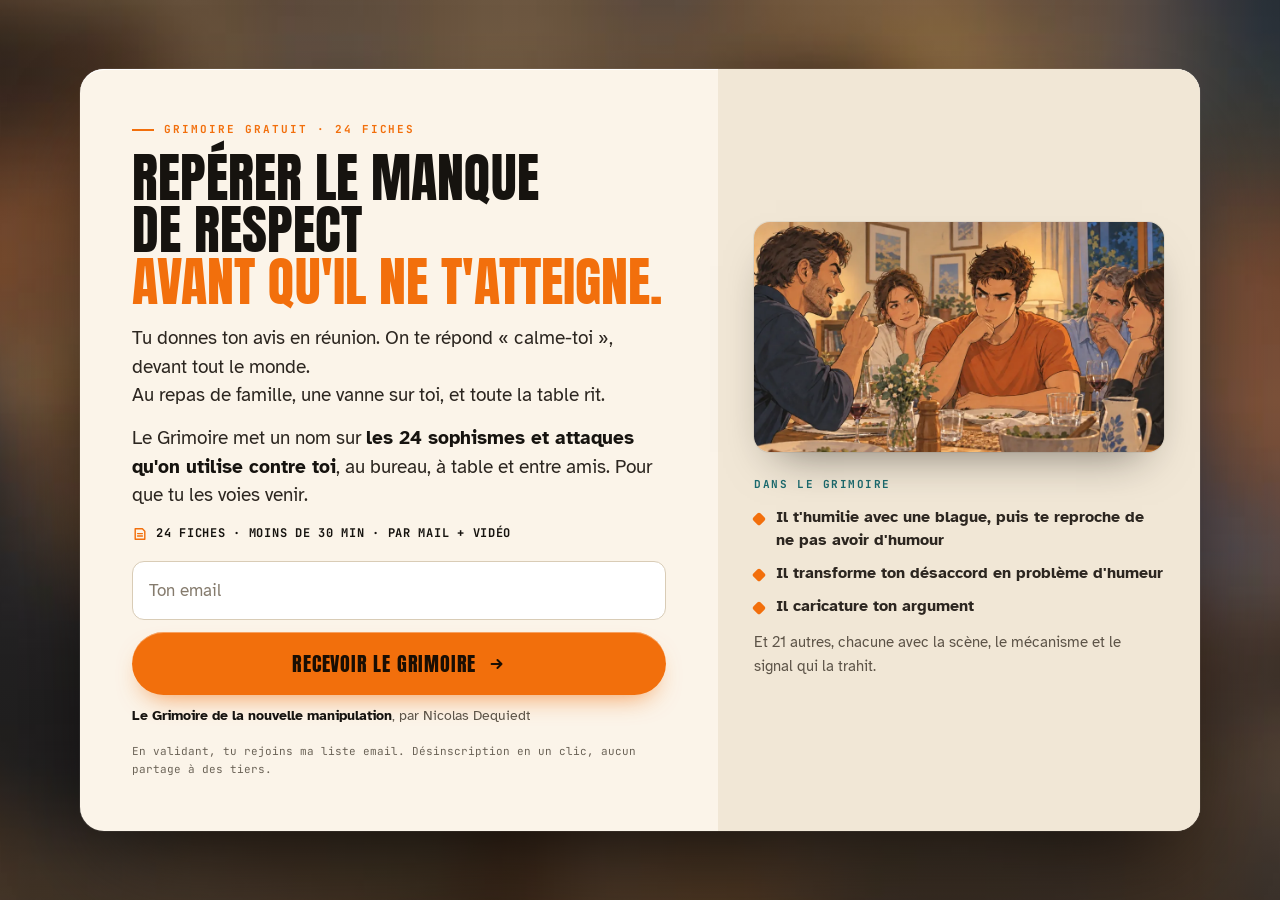
<file: index.html>
<!doctype html>
<html lang="fr">
<head>
<meta charset="utf-8">
<meta name="viewport" content="width=device-width,initial-scale=1,viewport-fit=cover">
<title>Repérer le manque de respect avant qu'il ne t'atteigne : le Grimoire gratuit</title>
<meta name="description" content="Les 24 sophismes et attaques qu'on utilise contre toi au bureau, à table et entre amis. Le Grimoire gratuit, avec sa version vidéo.">
<meta name="theme-color" content="#16130F">
<meta property="og:type" content="website">
<meta property="og:title" content="Repérer le manque de respect avant qu'il ne t'atteigne">
<meta property="og:description" content="Les 24 sophismes et attaques qu'on utilise contre toi au bureau, à table et entre amis. Le Grimoire gratuit.">
<meta property="og:url" content="https://grimoire.nicolasdequiedt.com/">
<meta property="og:locale" content="fr_FR">
<meta property="og:image" content="https://grimoire.nicolasdequiedt.com/assets/og.jpg">
<meta property="og:image:type" content="image/jpeg">
<meta property="og:image:width" content="1200">
<meta property="og:image:height" content="630">
<meta property="og:image:alt" content="Le Grimoire : un repas de famille où un homme pointe du doigt le héros en t-shirt orange">
<meta name="twitter:card" content="summary_large_image">
<link rel="icon" href="/assets/favicon.svg" type="image/svg+xml">
<link rel="preload" href="/assets/fonts/anton-latin-400-normal.woff2" as="font" type="font/woff2" crossorigin>
<link rel="preload" href="/assets/fonts/atkinson-hyperlegible-latin-700-normal.woff2" as="font" type="font/woff2" crossorigin>
<link rel="stylesheet" href="/assets/base.css">
<style>
.card{display:grid;grid-template-columns:minmax(0,1.14fr) minmax(0,.86fr);max-width:1120px}
.copy{padding:clamp(28px,4.4vw,52px);display:flex;flex-direction:column;justify-content:center}
h1{font-size:clamp(38px,4.6vw,54px);margin-bottom:16px}
h1 .l1,h1 em{display:block}
.lede{font-size:clamp(17px,1.6vw,18.5px);line-height:1.55;color:#2C2620;margin:0 0 14px}
.lede b{color:var(--ink)}
.meta{display:flex;align-items:center;gap:8px;font-family:var(--mono);font-size:12px;font-weight:700;letter-spacing:.06em;text-transform:uppercase;color:var(--ink);margin:0 0 18px}
.meta svg{width:16px;height:16px;color:var(--orange);flex:none}

form{display:grid;grid-template-columns:1fr;gap:10px}
.sr{position:absolute;width:1px;height:1px;overflow:hidden;clip:rect(0 0 0 0);white-space:nowrap}
input[type=email]{
  font:inherit;font-size:17px;width:100%;padding:15px 16px;background:#fff;color:var(--ink);
  border:1px solid var(--line);border-radius:12px;transition:border-color .15s,box-shadow .15s;
}
input::placeholder{color:#857B6D}
input:focus{outline:none;border-color:var(--orange);box-shadow:0 0 0 3px rgba(242,111,12,.22)}
input[aria-invalid=true]{border-color:var(--alarm)}
.hp{position:absolute;left:-9999px;width:1px;height:1px;opacity:0}
.go{
  margin-top:2px;display:flex;align-items:center;justify-content:center;gap:12px;
  font-family:var(--display);font-size:20px;letter-spacing:.04em;text-transform:uppercase;
  background:var(--orange);color:#1A0E03;border:0;border-radius:999px;padding:16px 28px;cursor:pointer;
  box-shadow:0 12px 26px -12px rgba(242,111,12,.75),inset 0 1px 0 rgba(255,255,255,.35);
  transition:transform .15s,background .15s,box-shadow .15s;
}
.go:hover{background:#FF8021;transform:translateY(-1px)}
.go:active{transform:none}
.go svg{width:18px;height:18px;transition:transform .15s}
.go:hover svg{transform:translateX(3px)}
.go[disabled]{opacity:.75;cursor:progress;transform:none}
.err{margin:2px 0 0;font-size:15px;color:var(--alarm);font-weight:700}
.legal{font-family:var(--mono);font-size:11px;line-height:1.7;color:#6B6357;margin:14px 0 0}
.product{font-size:14px;color:#5C5347;margin:10px 0 0}
.product b{color:var(--ink)}

.visual{position:relative;background:var(--paper-2);padding:clamp(20px,3vw,36px);display:flex;flex-direction:column;justify-content:center;gap:24px}
.visual img{display:block;width:100%;height:auto;border-radius:16px;box-shadow:0 22px 44px -22px rgba(22,19,15,.55),0 0 0 1px rgba(22,19,15,.06);animation:settle 1.1s cubic-bezier(.2,.7,.2,1) both}
@keyframes settle{from{transform:scale(1.04)}to{transform:none}}
.inside{margin:0}
.inside p{font-family:var(--mono);font-size:11px;font-weight:700;letter-spacing:.14em;text-transform:uppercase;color:var(--sea);margin:0 0 12px}
.inside ul{list-style:none;margin:0;padding:0;display:flex;flex-direction:column;gap:10px}
.inside li{position:relative;padding-left:22px;font-size:16px;line-height:1.45;color:#2C2620;font-weight:700}
.inside li::before{content:"";position:absolute;left:0;top:.5em;width:10px;height:10px;border-radius:2px;background:var(--orange);transform:rotate(45deg)}
.inside .more{font-family:var(--body);font-size:15px;font-weight:400;letter-spacing:0;text-transform:none;color:#5C5347;margin:12px 0 0}

@media (max-width:860px){
  body{align-items:flex-start}
  .card{grid-template-columns:1fr;max-width:560px}
  .copy{padding:26px 22px 28px}
  h1{font-size:clamp(34px,9.6vw,44px);margin-bottom:14px}
  .lede{font-size:16.5px;margin-bottom:12px}
  .meta{font-size:11px;letter-spacing:.02em;margin-bottom:14px}
  input[type=email]{padding:14px}
  .visual{padding:22px;gap:20px}
}
@media (prefers-reduced-motion:reduce){.visual img{animation:none}}
</style>
</head>
<body>
<div class="bg" aria-hidden="true"></div>

<main class="card">
  <section class="copy">
    <p class="eyebrow">Grimoire gratuit · 24 fiches</p>
    <h1><span class="l1">Repérer le manque de respect</span> <em>avant qu'il ne t'atteigne.</em></h1>
    <p class="lede">Tu donnes ton avis en réunion. On te répond « calme-toi », devant tout le monde.<br>Au repas de famille, une vanne sur toi, et toute la table rit.</p>
    <p class="lede">Le Grimoire met un nom sur <b>les 24 sophismes et attaques qu'on utilise contre toi</b>, au bureau, à table et entre amis. Pour que tu les voies venir.</p>

    <p class="meta"><svg viewBox="0 0 20 20" aria-hidden="true"><path d="M4 3.5h9l3 3V16.5H4z" fill="none" stroke="currentColor" stroke-width="1.8" stroke-linejoin="round"/><path d="M7 9.5h6M7 12.5h6" stroke="currentColor" stroke-width="1.8" stroke-linecap="round"/></svg>24 fiches · moins de 30 min · par mail + vidéo</p>

    <form id="optin" novalidate>
      <div>
        <label class="sr" for="f_email">Email</label>
        <input type="email" id="f_email" name="EMAIL" placeholder="Ton email" autocomplete="email" inputmode="email" required>
      </div>
      <input class="hp" type="text" id="f_check" name="email_address_check" tabindex="-1" autocomplete="off" aria-hidden="true">
      <p class="err" id="err" role="alert" hidden></p>
      <button class="go" id="go" type="submit">
        <span id="golabel">Recevoir le Grimoire</span>
        <svg viewBox="0 0 20 20" fill="none" aria-hidden="true"><path d="M4 10h11m0 0-4.5-4.5M15 10l-4.5 4.5" stroke="currentColor" stroke-width="2.2" stroke-linecap="round" stroke-linejoin="round"/></svg>
      </button>
    </form>
    <p class="product"><b>Le Grimoire de la nouvelle manipulation</b>, par Nicolas Dequiedt</p>
    <p class="legal">En validant, tu rejoins ma liste email. Désinscription en un clic, aucun partage à des tiers.</p>
    <noscript><p class="err">Cette page a besoin de JavaScript pour envoyer ton inscription.</p></noscript>
  </section>

  <aside class="visual">
    <img src="/assets/jaquette.webp" width="960" height="540" alt="Repas de famille : un homme pointe du doigt le héros en t-shirt orange, qui reste silencieux devant les autres convives">
    <div class="inside">
      <p>Dans le Grimoire</p>
      <ul>
        <li>Il t'humilie avec une blague, puis te reproche de ne pas avoir d'humour</li>
        <li>Il transforme ton désaccord en problème d'humeur</li>
        <li>Il caricature ton argument</li>
      </ul>
      <p class="more">Et 21 autres, chacune avec la scène, le mécanisme et le signal qui la trahit.</p>
    </div>
  </aside>
</main>

<script>
/* ============================================================
   CONFIG : les deux seules choses à changer un jour
   ============================================================ */
const CONFIG = {
  // Formulaire Brevo « FORM GRIMOIRE ». Si tu supprimes et recrées le formulaire,
  // remplace cette adresse (Brevo > Formulaires > Partager > lien).
  brevoUrl: "https://2257aae7.sibforms.com/serve/[base64]",
  // Page « Accès débloqué » (qui redirige ensuite vers la vidéo : voir acces.html)
  pageAcces: "/acces?ok=1"
};

const params = new URLSearchParams(location.search);
// Source de trafic (?src=youtube-xxx). Elle n'arrive dans Brevo que si l'attribut SOURCE
// existe ET est ajouté au formulaire en champ caché.
const src = (params.get("src") || "direct").slice(0, 80);

const form = document.getElementById("optin");
const email = document.getElementById("f_email");
const check = document.getElementById("f_check");
const err = document.getElementById("err");
const go = document.getElementById("go");
const goLabel = document.getElementById("golabel");
const LABEL = goLabel.textContent;

function fail(field, msg){
  field.setAttribute("aria-invalid", "true");
  err.textContent = msg; err.hidden = false;
  field.focus();
}

form.addEventListener("submit", async ev => {
  ev.preventDefault();
  email.removeAttribute("aria-invalid"); err.hidden = true;

  const e = email.value.trim();
  if (!/^[^\s@]+@[^\s@]+\.[^\s@]{2,}$/.test(e)) return fail(email, "Cette adresse email ne semble pas valide.");

  go.disabled = true; goLabel.textContent = "Envoi en cours…";

  const body = new URLSearchParams();
  body.append("EMAIL", e);
  body.append("email_address_check", check.value);   // anti-robot Brevo : doit rester vide
  body.append("locale", "fr");
  body.append("SOURCE", src);

  try {
    // no-cors : Brevo ne répond pas en lisible, on ne détecte donc que les pannes réseau.
    // Si Brevo met plus de 6 s, on continue quand même : la requête est partie (keepalive).
    await Promise.race([
      fetch(CONFIG.brevoUrl, { method: "POST", mode: "no-cors", body, keepalive: true }),
      new Promise(res => setTimeout(res, 6000))
    ]);
  } catch (_) {
    go.disabled = false; goLabel.textContent = LABEL;
    err.textContent = "Connexion impossible pour le moment. Vérifie ta connexion et réessaie.";
    err.hidden = false;
    return;
  }
  location.href = CONFIG.pageAcces;
});
</script>
</body>
</html>
</file>
<file: assets/base.css>
/* Base commune aux deux pages (capture + accès débloqué) : polices, couleurs, fond, carte. */
@font-face{font-family:"Anton";font-weight:400;font-style:normal;font-display:swap;src:url(/assets/fonts/anton-latin-400-normal.woff2) format("woff2")}
@font-face{font-family:"Atkinson Hyperlegible";font-weight:400;font-style:normal;font-display:swap;src:url(/assets/fonts/atkinson-hyperlegible-latin-400-normal.woff2) format("woff2")}
@font-face{font-family:"Atkinson Hyperlegible";font-weight:700;font-style:normal;font-display:swap;src:url(/assets/fonts/atkinson-hyperlegible-latin-700-normal.woff2) format("woff2")}
@font-face{font-family:"JetBrains Mono";font-weight:400;font-style:normal;font-display:swap;src:url(/assets/fonts/jetbrains-mono-latin-400-normal.woff2) format("woff2")}
@font-face{font-family:"JetBrains Mono";font-weight:700;font-style:normal;font-display:swap;src:url(/assets/fonts/jetbrains-mono-latin-700-normal.woff2) format("woff2")}

:root{
  --ink:#16130F;
  --paper:#FBF4E9;
  --paper-2:#F1E7D6;
  --orange:#F26F0C;
  --sea:#1B6B6F;
  --alarm:#B4342A;
  --warm:#7C7266;
  --line:#D9CCB6;
  --display:"Anton","Haettenschweiler","Arial Narrow",Impact,sans-serif;
  --body:"Atkinson Hyperlegible","Segoe UI",system-ui,-apple-system,sans-serif;
  --mono:"JetBrains Mono",ui-monospace,"SFMono-Regular",Menlo,monospace;
}
*{box-sizing:border-box}
html{-webkit-text-size-adjust:100%}
body{
  margin:0;min-height:100vh;min-height:100svh;
  background:var(--ink);color:var(--ink);
  font-family:var(--body);font-size:18px;line-height:1.6;
  display:flex;align-items:center;justify-content:center;
  padding:clamp(16px,4vw,48px) max(16px,env(safe-area-inset-right)) clamp(16px,4vw,48px) max(16px,env(safe-area-inset-left));
}
/* Fond : l'illustration de la jaquette, floutée à l'export (léger), assombrie. */
.bg{position:fixed;inset:0;z-index:-1;background:var(--ink) url(/assets/fond.jpg) center/cover no-repeat;transform:scale(1.08)}
.bg::after{content:"";position:absolute;inset:0;background:linear-gradient(180deg,rgba(22,19,15,.5) 0%,rgba(22,19,15,.3) 45%,rgba(22,19,15,.72) 100%)}

.card{
  position:relative;width:100%;background:var(--paper);border-radius:24px;overflow:hidden;
  box-shadow:0 1px 0 #fff inset,0 0 0 1px rgba(255,255,255,.06),0 40px 90px -30px rgba(0,0,0,.85);
  animation:rise .7s cubic-bezier(.2,.7,.2,1) both;
}
@keyframes rise{from{opacity:0;transform:translateY(14px)}to{opacity:1;transform:none}}

.eyebrow{
  font-family:var(--mono);font-size:11px;font-weight:700;letter-spacing:.18em;text-transform:uppercase;
  color:var(--orange);margin:0 0 14px;display:flex;align-items:center;gap:10px;
}
.eyebrow::before{content:"";width:22px;height:2px;background:var(--orange)}
h1{font-family:var(--display);font-weight:400;text-transform:uppercase;line-height:.96;margin:0;text-wrap:balance}
h1 em{font-style:normal;color:var(--orange)}
:focus-visible{outline:2.5px solid var(--orange);outline-offset:2px}

@media (prefers-reduced-motion:reduce){
  .card{animation:none}
  *{transition:none!important}
}
</file>
